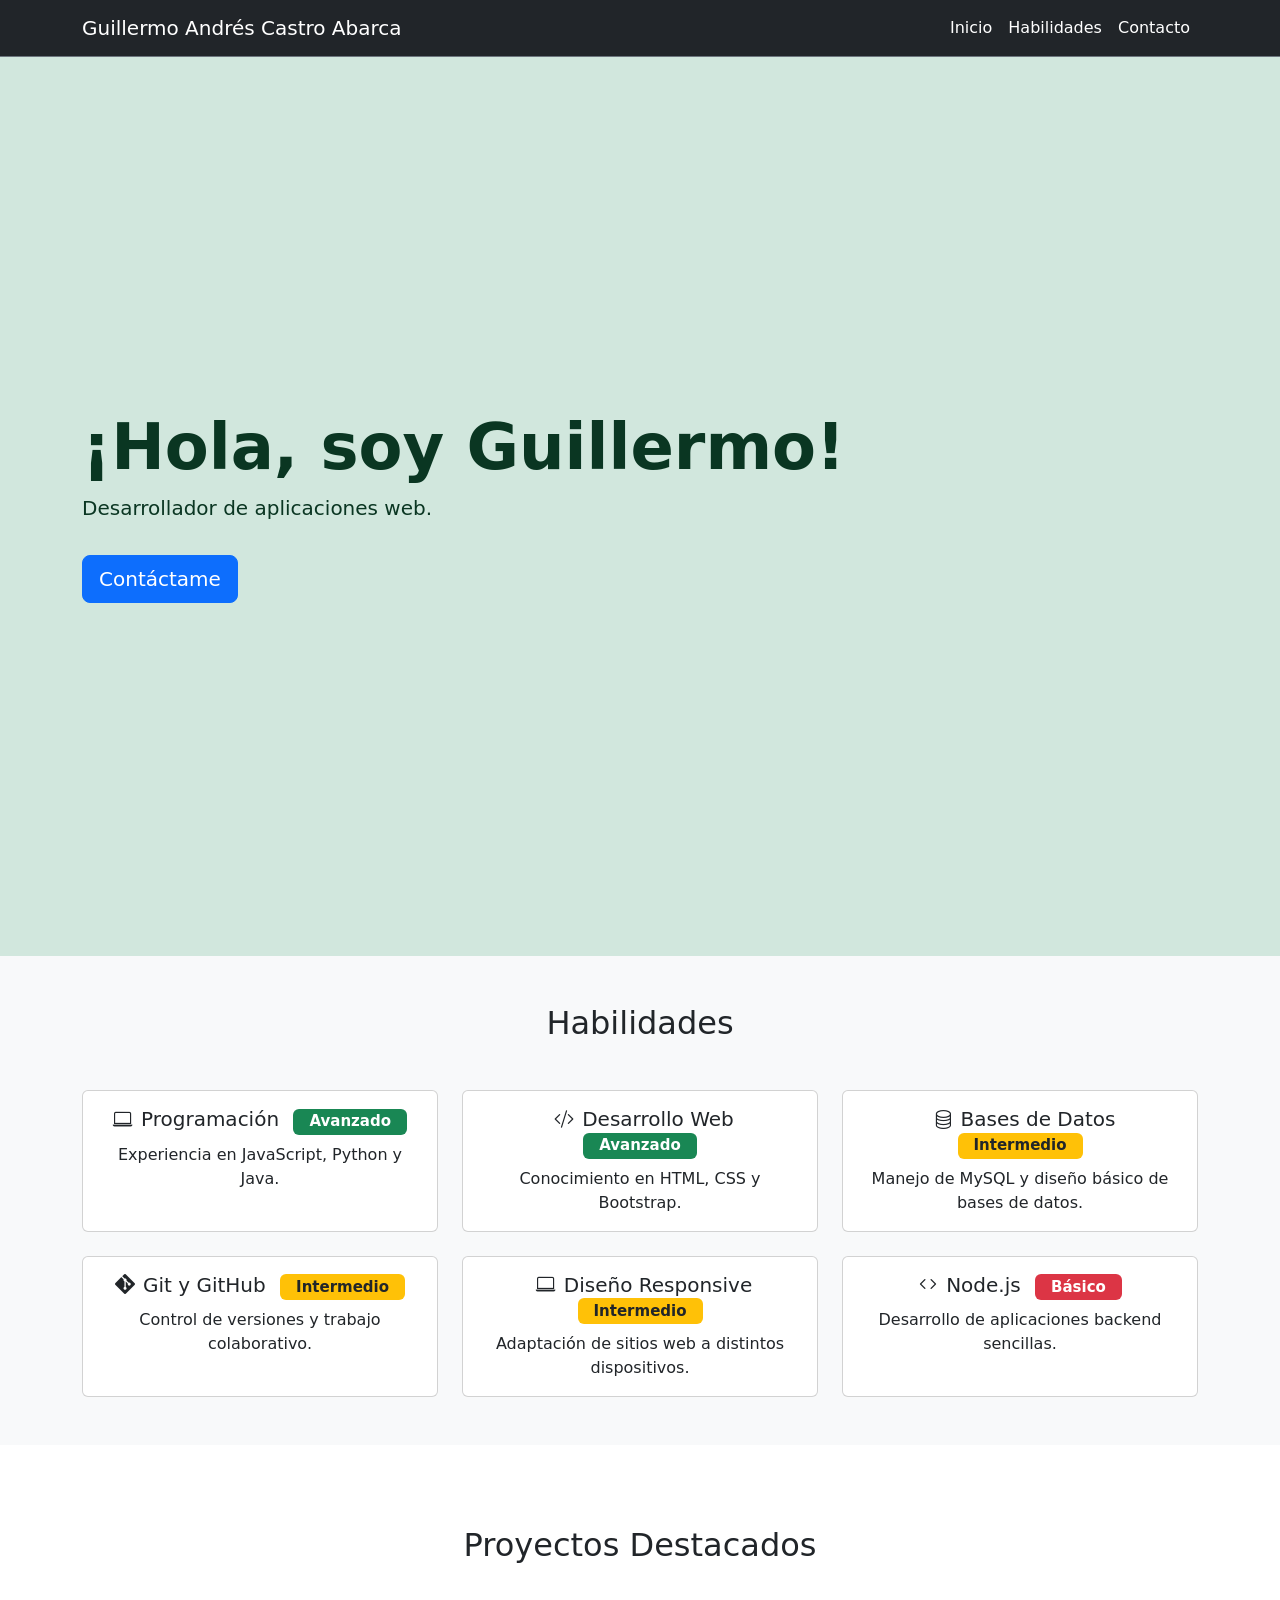
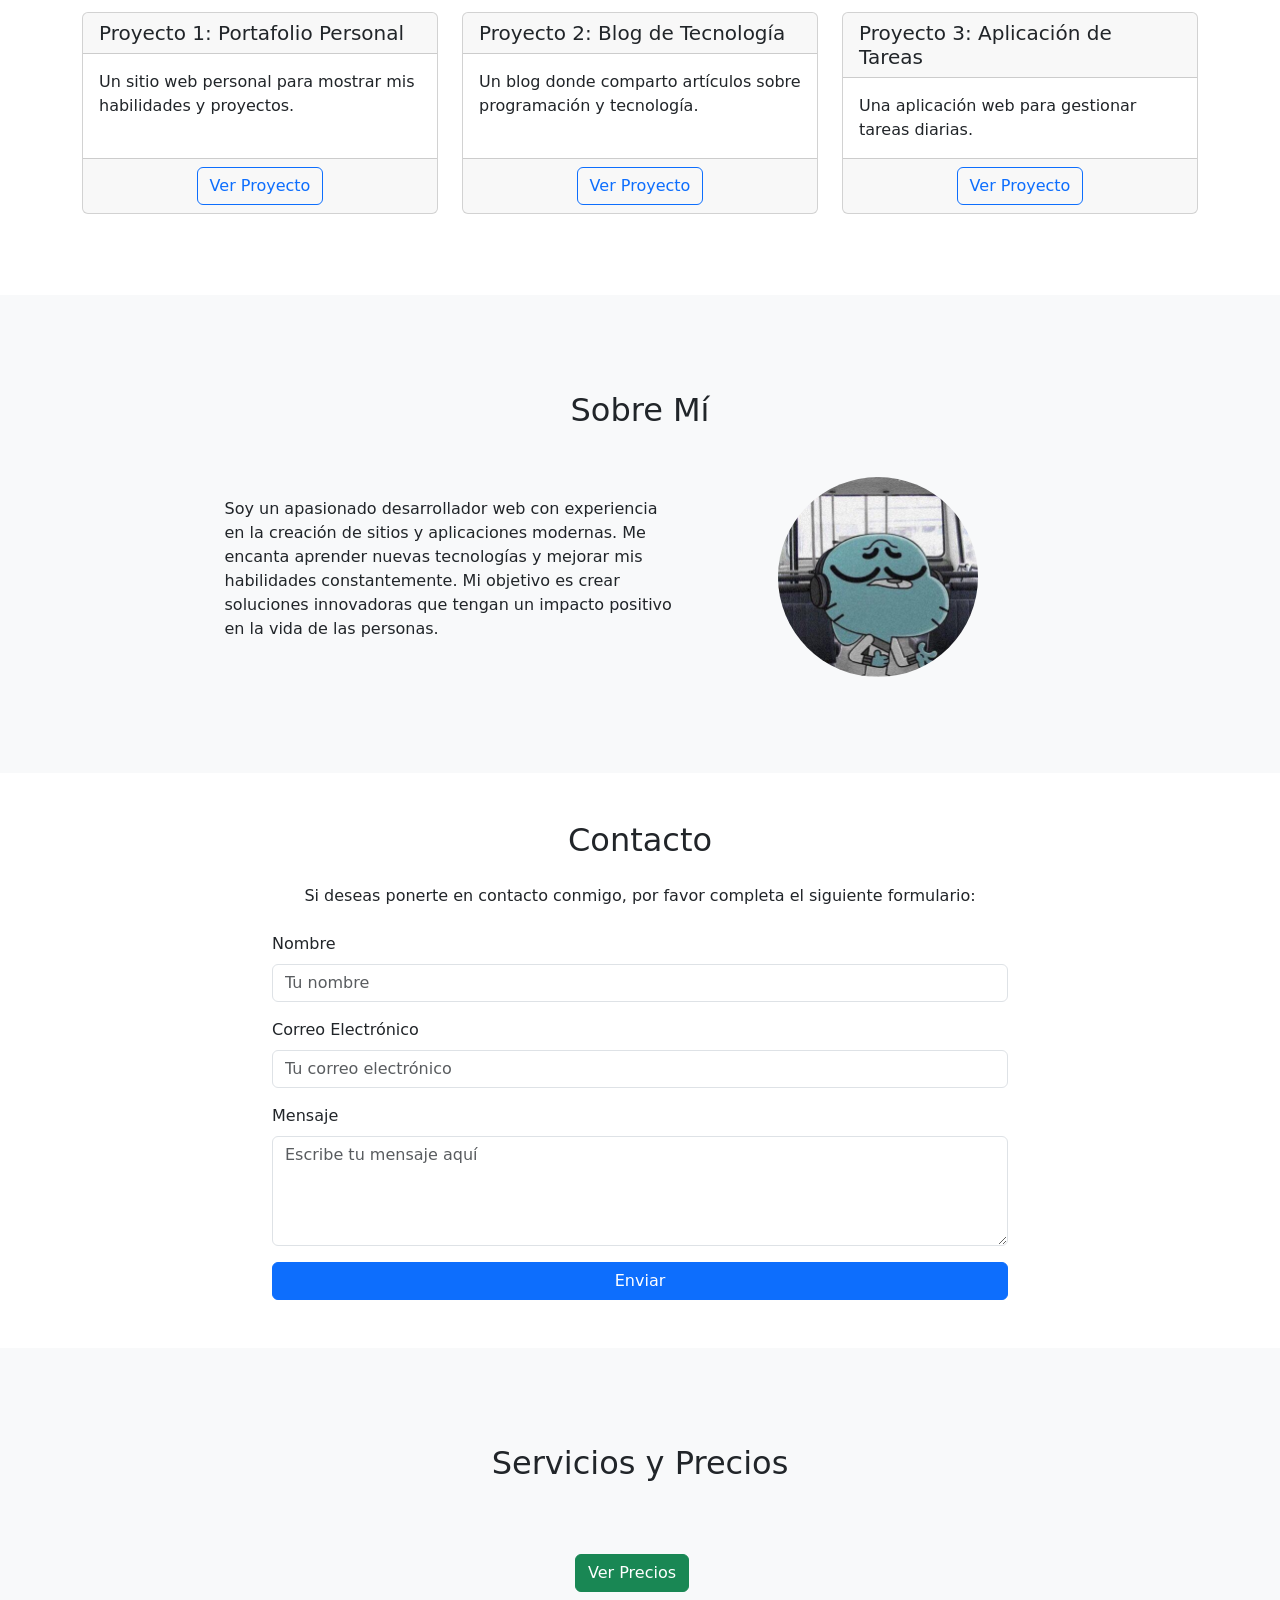
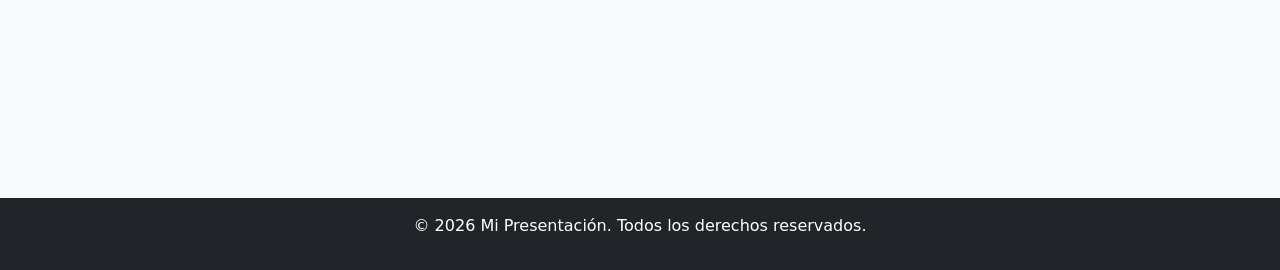
<file: Bootstrap/index.html>
<!DOCTYPE html>
<html lang="es">
<head>
    <meta charset="UTF-8">
    <meta name="viewport" content="width=device-width, initial-scale=1.0">
    <link href="https://cdn.jsdelivr.net/npm/bootstrap@5.3.3/dist/css/bootstrap.min.css" rel="stylesheet">
    <link rel="stylesheet" href="https://cdn.jsdelivr.net/npm/bootstrap-icons@1.11.3/font/bootstrap-icons.min.css">
    <link rel="stylesheet" href="styles.css">
    <title>Mi presentación</title>
</head>
<body>
    <nav class="navbar navbar-expand-lg navbar-dark bg-dark border-bottom border-secondary fixed-top">
    <div class="container">

        <!-- Brand -->
        <a class="navbar-brand" href="#">Guillermo Andrés Castro Abarca</a>

        <!-- Botón hamburguesa -->
        <button class="navbar-toggler" type="button"
                data-bs-toggle="collapse"
                data-bs-target="#navbarNav"
                aria-controls="navbarNav"
                aria-expanded="false"
                aria-label="Toggle navigation">
            <span class="navbar-toggler-icon"></span>
        </button>

        <!-- Menú colapsable -->
        <div class="collapse navbar-collapse" id="navbarNav">

            <ul class="navbar-nav ms-auto">

                <li class="nav-item">
                    <a class="nav-link text-white" href="#Inicio">Inicio</a>
                </li>

                <li class="nav-item">
                    <a class="nav-link text-white" href="#Habilidades">Habilidades</a>
                </li>

                <li class="nav-item">
                    <a class="nav-link text-white" href="#Contacto">Contacto</a>
                </li>

            </ul>

        </div>
    </div>
</nav>
    <section id="Inicio"
            class="bg-success-subtle text-success-emphasis min-vh-100 d-flex align-items-center">
        <div class="container text-start">
            <h1 class="display-3 fw-bold">¡Hola, soy Guillermo!</h1>
            <p class="lead">Desarrollador de aplicaciones web.</p>

            <button class="btn btn-primary btn-lg mt-3"
                    onclick="location.href='#Contacto'">
                Contáctame
            </button>
        </div>
    </section>
    <section id="Habilidades" class="py-5 bg-light d-flex align-items-center justify-content-center">        
    <div class="container">
            <h2 class="text-center mb-5">Habilidades</h2>

            <div class="row row-cols-1 row-cols-md-2 row-cols-lg-3 g-4">

                <div class="col">
                    <div class="card h-100 text-center">
                        <div class="card-body">
                            <h5 class="card-title">
                                <i class="bi bi-laptop mx-2"></i>Programación
                                <span class="badge bg-success mx-2 px-3">Avanzado</span>
                            </h5>
                            <p class="card-text">
                                Experiencia en JavaScript, Python y Java.
                            </p>
                        </div>
                    </div>
                </div>

                <div class="col">
                    <div class="card h-100 text-center">
                        <div class="card-body">
                            <h5 class="card-title">
                                <i class="bi bi-code-slash mx-2"></i>Desarrollo Web
                                <span class="badge bg-success mx-2 px-3">Avanzado</span>
                            </h5>
                            <p class="card-text">
                                Conocimiento en HTML, CSS y Bootstrap.
                            </p>
                        </div>
                    </div>
                </div>

                <div class="col">
                    <div class="card h-100 text-center">
                        <div class="card-body">
                            <h5 class="card-title">
                                <i class="bi bi-database mx-2"></i>Bases de Datos
                                <span class="badge bg-warning text-dark mx-2 px-3">Intermedio</span>
                            </h5>
                            <p class="card-text">
                                Manejo de MySQL y diseño básico de bases de datos.
                            </p>
                        </div>
                    </div>
                </div>

                <div class="col">
                    <div class="card h-100 text-center">
                        <div class="card-body">
                            <h5 class="card-title">
                                <i class="bi bi-git mx-2"></i>Git y GitHub
                                <span class="badge bg-warning text-dark mx-2 px-3">Intermedio</span>
                            </h5>
                            <p class="card-text">
                                Control de versiones y trabajo colaborativo.
                            </p>
                        </div>
                    </div>
                </div>

                <div class="col">
                    <div class="card h-100 text-center">
                        <div class="card-body">
                            <h5 class="card-title">
                                <i class="bi bi-laptop mx-2"></i>Diseño Responsive
                                <span class="badge bg-warning text-dark mx-2 px-3">Intermedio</span>
                            </h5>
                            <p class="card-text">
                                Adaptación de sitios web a distintos dispositivos.
                            </p>
                        </div>
                    </div>
                </div>

                <div class="col">
                    <div class="card h-100 text-center">
                        <div class="card-body">
                            <h5 class="card-title">
                                <i class="bi bi-code mx-2"></i>Node.js
                                <span class="badge bg-danger mx-2 px-3">Básico</span>
                            </h5>
                            <p class="card-text">
                                Desarrollo de aplicaciones backend sencillas.
                            </p>
                        </div>
                    </div>
                </div>

            </div>
        </div>
    </section>
<section id="Proyectos" class="py-5 d-flex align-items-center justify-content-center">
    <div class="container">
        <h2 class="text-center mb-5">Proyectos Destacados</h2>

        <div class="row row-cols-1 row-cols-md-2 row-cols-lg-3 g-4">

            <!-- Proyecto 1 -->
            <div class="col">
                <div class="card h-100">
                    <div class="card-header">
                        <h5 class="mb-0">Proyecto 1: Portafolio Personal</h5>
                    </div>
                    <div class="card-body">
                        <p class="card-text">
                            Un sitio web personal para mostrar mis habilidades y proyectos.
                        </p>
                    </div>
                    <div class="card-footer text-center">
                        <button class="btn btn-outline-primary">
                            Ver Proyecto
                        </button>
                    </div>
                </div>
            </div>

            <!-- Proyecto 2 -->
            <div class="col">
                <div class="card h-100">
                    <div class="card-header">
                        <h5 class="mb-0">Proyecto 2: Blog de Tecnología</h5>
                    </div>
                    <div class="card-body">
                        <p class="card-text">
                            Un blog donde comparto artículos sobre programación y tecnología.
                        </p>
                    </div>
                    <div class="card-footer text-center">
                        <button class="btn btn-outline-primary">
                            Ver Proyecto
                        </button>
                    </div>
                </div>
            </div>

            <!-- Proyecto 3 -->
            <div class="col">
                <div class="card h-100">
                    <div class="card-header">
                        <h5 class="mb-0">Proyecto 3: Aplicación de Tareas</h5>
                    </div>
                    <div class="card-body">
                        <p class="card-text">
                            Una aplicación web para gestionar tareas diarias.
                        </p>
                    </div>
                    <div class="card-footer text-center">
                        <button class="btn btn-outline-primary">
                            Ver Proyecto
                        </button>
                    </div>
                </div>
            </div>
        </div>
    </div>
</section>
<section id="sobre-mi" class="py-5 bg-light">
    <div class="container my-5">
        <h2 class="text-center mb-5">Sobre Mí</h2>

        <div class="row justify-content-center align-items-center">

            <div class="col-md-5">
                <p class="text-start">
                    Soy un apasionado desarrollador web con experiencia en la creación de sitios y aplicaciones modernas.
                    Me encanta aprender nuevas tecnologías y mejorar mis habilidades constantemente.
                    Mi objetivo es crear soluciones innovadoras que tengan un impacto positivo en la vida de las personas.
                </p>
            </div>

            <div class="col-md-4 text-center">
                <img src="perfil.jpg"
                     alt="Foto de Guillermo"
                     class="img-fluid rounded-circle"
                     style="max-width: 200px;">
            </div>

        </div>
    </div>
</section>
    <section id="Contacto" class= "py-5">
        <div class="container">
            <h2 class="text-center mb-4">Contacto</h2>
            <div class="row justify-content-center">
                <div class="col-md-8">
                    <p class="text-center mb-4">
                        Si deseas ponerte en contacto conmigo, por favor completa el siguiente formulario:
                    </p>
                </div>
                <div class="col-12 col-md-8">
                    <form>
                        <div class="mb-3">
                            <label for="name" class="form-label">Nombre</label>
                            <input type="text" class="form-control" id="name" placeholder="Tu nombre">
                        </div>
                        <div class="mb-3">
                            <label for="email" class="form-label">Correo Electrónico</label>
                            <input type="email" class="form-control" id="email" placeholder="Tu correo electrónico">
                        </div>
                        <div class="mb-3">
                            <label for="message" class="form-label">Mensaje</label>
                            <textarea class="form-control" id="message" rows="4" placeholder="Escribe tu mensaje aquí"></textarea>
                        </div>
                        <button type="submit" class="btn btn-primary w-100">Enviar</button>
                    </form>
                </div>
            </div>
        </div>
    </section>

    <section id="Precios" class="py-5 bg-light">
        <div class="container text-center py-5">
            <h2 class="mb-4">Servicios y Precios</h2>
            <button type="button" class="btn btn-success btn-main mt-5 me-3" data-bs-toggle="modal" data-bs-target="#preciosModal">
                Ver Precios
            </button>
        </div>
        <div class="modal fade" id="preciosModal" tabindex="-1" aria-labelledby="preciosModalLabel" aria-hidden="true">
            <div class="modal-dialog">
                <div class="modal-content">
                    <div class="modal-header">
                    <h1 class="modal-title fs-5" id="preciosModalLabel">Servicios y Precios</h1>
                    <button type="button" class="btn-close" data-bs-dismiss="modal" aria-label="Close"></button>
                    </div>
                    <div class="modal-body">
                    <p>
                    Puede consultar precios y servicios disponibles llamando al 680635214.<br><br>
                    <b>Horario de atención:</b> lunes a viernes, de 9:00 a 17:00.
                    </p>
                    </div>
                    <div class="modal-footer">
                    <button type="button" class="btn btn-danger" data-bs-dismiss="modal">Close</button>
                    </div>
                </div>
            </div>
        </div>
    </section>
    <footer class="bg-dark text-white text-center py-3">
        <p>&copy; 2026 Mi Presentación. Todos los derechos reservados.</p>
    </footer>
    <script src="https://cdn.jsdelivr.net/npm/bootstrap@5.3.3/dist/js/bootstrap.bundle.min.js"></script>
</body>
</html>
</file>
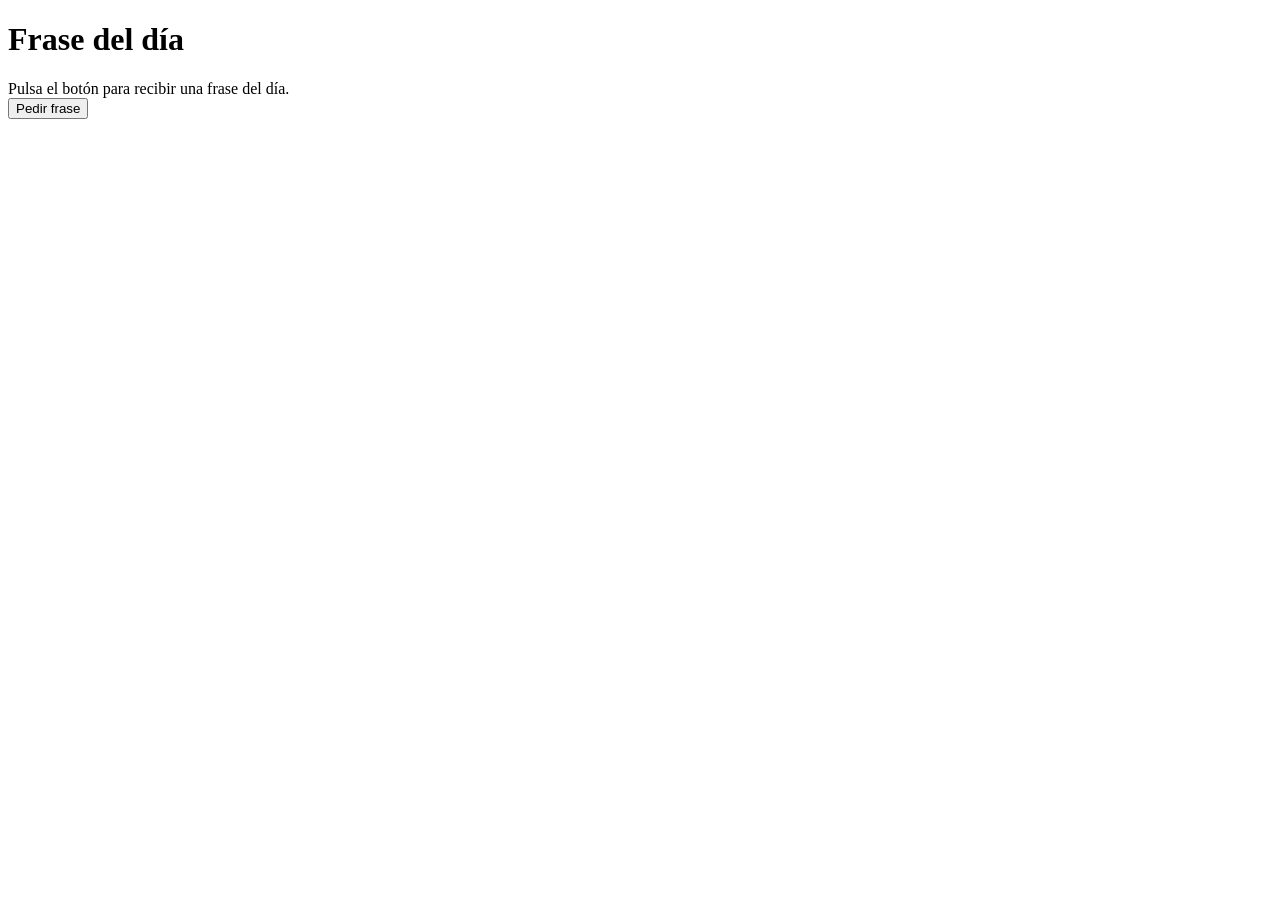
<file: fetchDOMPHP/Ejercicio1/index.html>
<!DOCTYPE html>
<html lang="en">
<head>
    <meta charset="UTF-8">
    <meta name="viewport" content="width=device-width, initial-scale=1.0">
    <title>Ejercicio 1</title>
</head>
<body>
    <main>
        <h1>Frase del día</h1>
        <div id="cajaFrase">
            Pulsa el botón para recibir una frase del día.
        </div>
        <button id="botonFrase">
            Pedir frase
        </button>
    </main>
    <script src="app.js"></script>
</body>
</html>
</file>
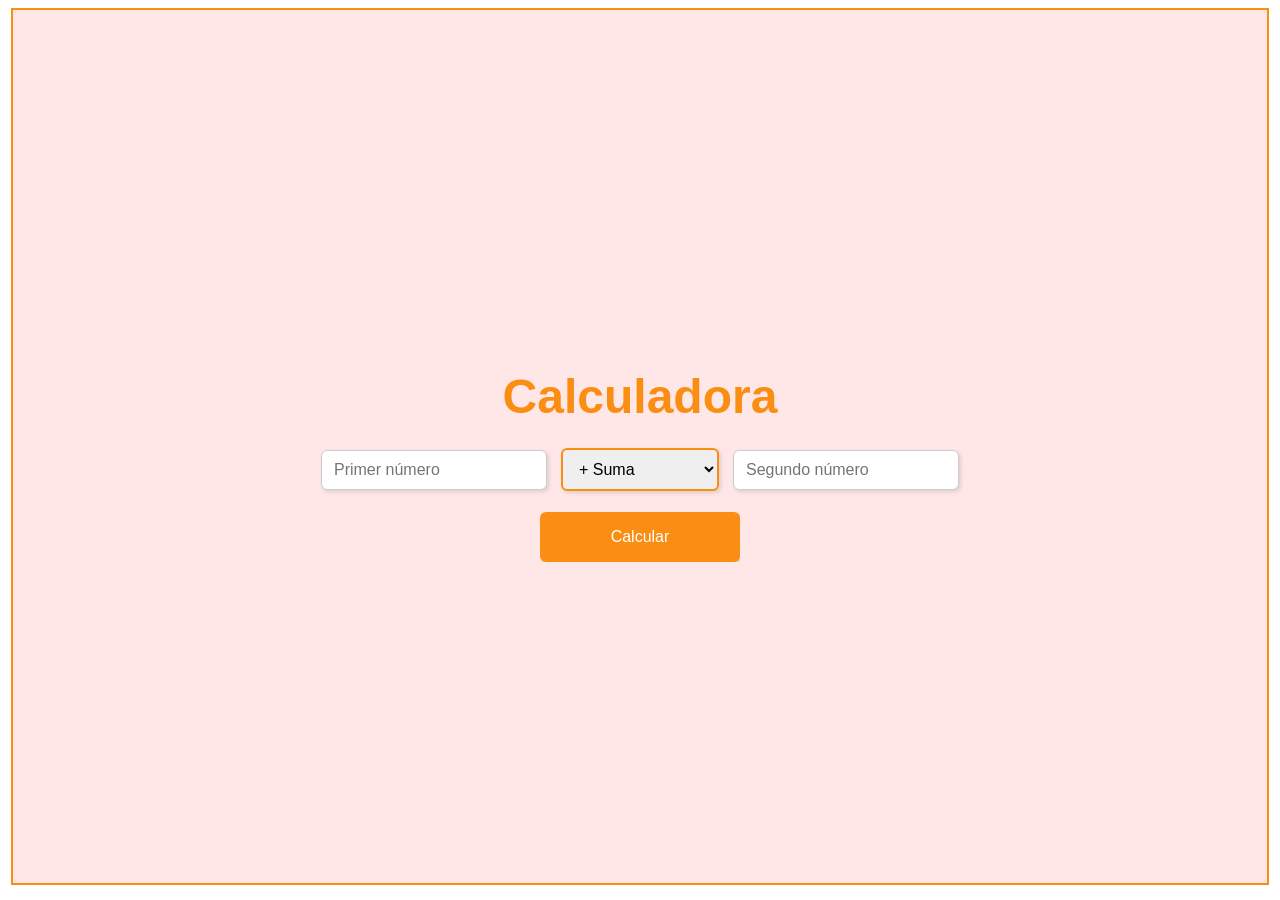
<file: fetchDOMPHP/Ejercicio2/index.html>
<!DOCTYPE html>
<html lang="es">

<head>
  <meta charset="UTF-8">
  <title>Calculadora fetch</title>
  <link rel="stylesheet" href="estilos.css">
</head>

<body>

  <main>

    <div class="fondo">
    <h1>Calculadora</h1>
    <form id="form-calcu">

      <input
        type="number"
        name="num1"
        id="num1"
        placeholder="Primer número"
        step="any"
        required
      >

      <select name="op" id="op">
        <option value="suma">+ Suma</option>
        <option value="resta">− Resta</option>
        <option value="multiplicacion">× Multiplicación</option>
        <option value="division">÷ División</option>
      </select>

      <input
        type="number"
        name="num2"
        id="num2"
        placeholder="Segundo número"
        step="any"
        required
      >

      <div class="cont">
        <button type="submit" id="boton-calcu">
          Calcular
        </button>
        <div class="brillo"></div>
      </div>

    </form>

    <!-- Zona de resultado -->
    <div id="zona-resultado" class="oculto">
      <div id="operacion"></div>
      <div id="resultado"></div>
    </div>

    <!-- Zona de error -->
    <div id="zona-error" class="oculto">
      <p id="mensaje-error"></p>
    </div>
    </div>

  </main>

  <script src="app.js"></script>

</body>
</html>
</file>
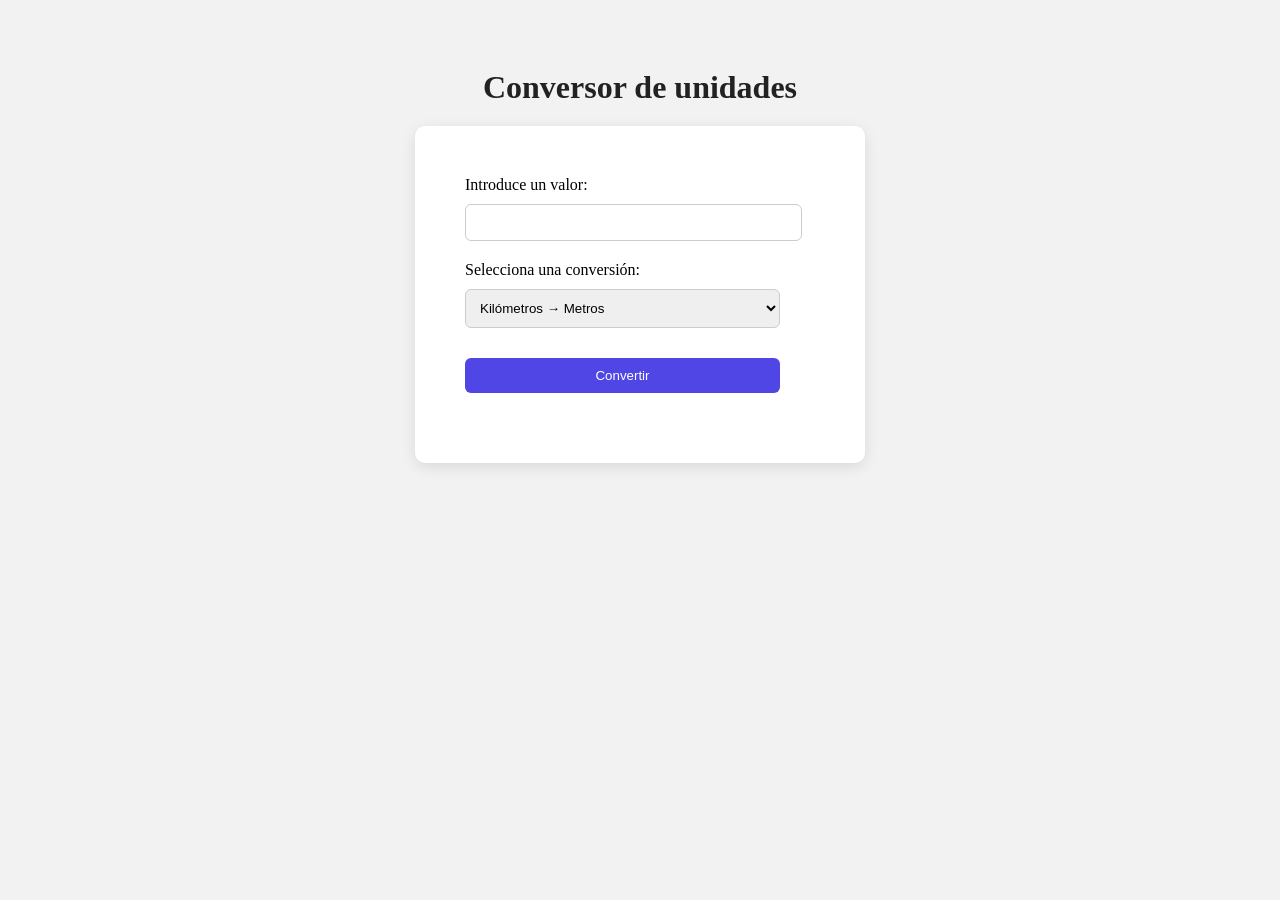
<file: Ejercicios formularios/conversorDeUnidades/conversor.html>
<!DOCTYPE html>
<html lang="es">
<head>
    <meta charset="UTF-8">
    <meta name="viewport" content="width=device-width, initial-scale=1.0">
    <title>Conversor de unidades</title>
    <link rel="stylesheet" href="estilos.css">
</head>
<body>

    <h1>Conversor de unidades</h1>

    <form id="formu" action="convertir.php" method="post">

        <label for="valor">Introduce un valor:</label>
        <input type="number" id="valor" name="valor" step="any" required>

        <label for="conversion">Selecciona una conversión:</label>
        <select name="conversion" id="conversion">

            <!-- Longitud -->
            <option value="km_m">Kilómetros → Metros</option>
            <option value="m_km">Metros → Kilómetros</option>

            <!-- Peso -->
            <option value="kg_g">Kilogramos → Gramos</option>
            <option value="g_kg">Gramos → Kilogramos</option>
            <option value="lb_kg">Libras → Kilogramos</option>
            <option value="kg_lb">Kilogramos → Libras</option>

            <!-- Temperatura -->
            <option value="c_f">Celsius → Fahrenheit</option>
            <option value="f_c">Fahrenheit → Celsius</option>

        </select>

        <input type="submit" value="Convertir">

    </form>

</body>
</html>
</file>
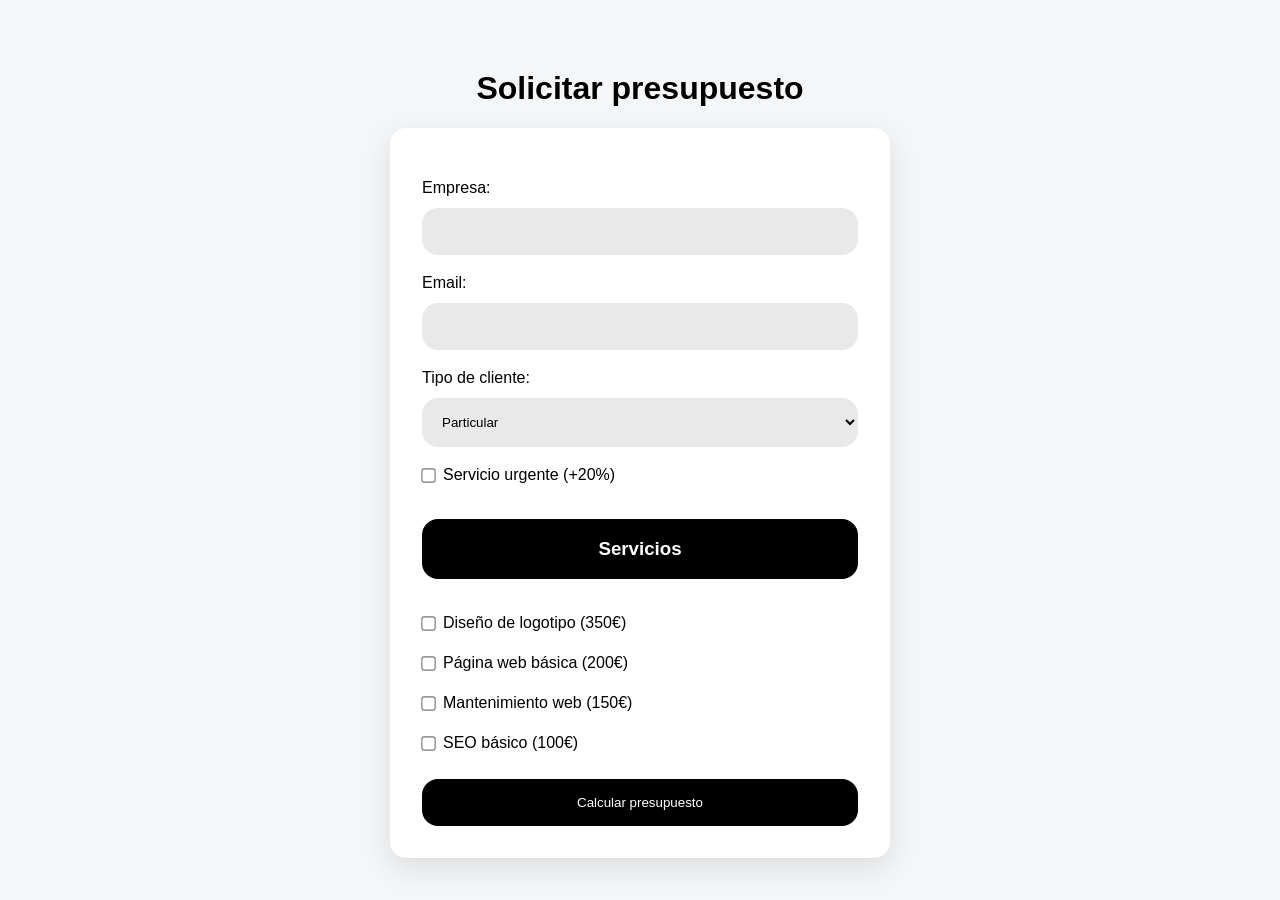
<file: Ejercicios formularios/generadorDePresupuestos/formulario.html>
<!DOCTYPE html>
<html lang="es">
<head>
  <meta charset="UTF-8">
  <title>Formulario presupuesto</title>
  <link rel="stylesheet" href="estilos.css">
</head>
<body>

<h1>Solicitar presupuesto</h1>

<form action="presupuesto.php" method="POST">

  <label for="empresa">Empresa:</label>
  <input type="text" id="empresa" name="empresa">

  <label for="email">Email:</label>
  <input type="email" id="email" name="email">

  <label for="tipo">Tipo de cliente:</label>
  <select id="tipo" name="tipo">
    <option value="particular">Particular</option>
    <option value="autonomo">Autónomo</option>
    <option value="empresa">Empresa</option>
  </select>

  <label>
    <input id="urgente" type="checkbox" name="urgente">
    Servicio urgente (+20%)
  </label>

  <h3>Servicios</h3>

  <label>
    <input type="checkbox" name="servicios[]" value="logo">
    Diseño de logotipo (350€)
  </label>

  <label>
    <input type="checkbox" name="servicios[]" value="web">
    Página web básica (200€)
  </label>

  <label>
    <input type="checkbox" name="servicios[]" value="mantenimiento">
    Mantenimiento web (150€)
  </label>

  <label>
    <input type="checkbox" name="servicios[]" value="seo">
    SEO básico (100€)
  </label>

  <button type="submit">Calcular presupuesto</button>
  <div id="errores"></div>  
</form>

</body>
</html>
</file>
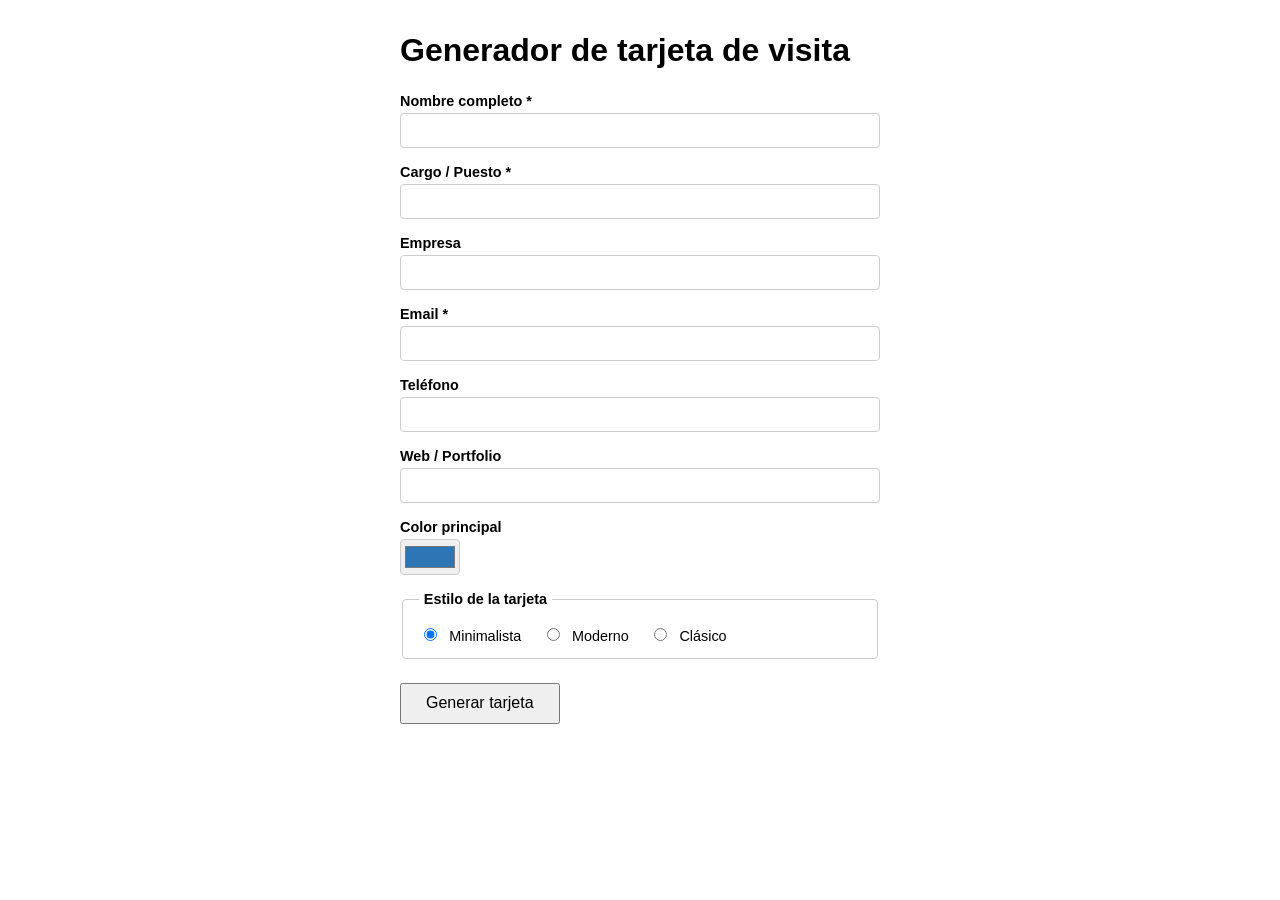
<file: Ejercicios formularios/tarjetaDeVisita/formulario.html>
<!DOCTYPE html>
<html lang="es">
<head>
  <meta charset="UTF-8">
  <meta name="viewport" content="width=device-width, initial-scale=1.0">
  <title>Generador de tarjeta de visita</title>
  <link rel="stylesheet" href="form-estilos.css">
</head>
<body>

  <h1>Generador de tarjeta de visita</h1>

  <form action="generar.php" method="POST">

    <label for="nombre">Nombre completo *</label>
    <input type="text" id="nombre" name="nombre" required>

    <label for="cargo">Cargo / Puesto *</label>
    <input type="text" id="cargo" name="cargo" required>

    <label for="empresa">Empresa</label>
    <input type="text" id="empresa" name="empresa">

    <label for="email">Email *</label>
    <input type="email" id="email" name="email" required>

    <label for="telefono">Teléfono</label>
    <input type="tel" id="telefono" name="telefono">

    <label for="web">Web / Portfolio</label>
    <input type="url" id="web" name="web">

    <label for="color">Color principal</label>
    <input type="color" id="color" name="color" value="#2E75B6">

    <fieldset>
      <legend>Estilo de la tarjeta</legend>

      <input type="radio" id="minimalista" name="estilo" value="minimalista" checked>
      <label for="minimalista">Minimalista</label>

      <input type="radio" id="moderno" name="estilo" value="moderno">
      <label for="moderno">Moderno</label>

      <input type="radio" id="clasico" name="estilo" value="clasico">
      <label for="clasico">Clásico</label>
    </fieldset>

    <button type="submit">Generar tarjeta</button>

  </form>

</body>
</html>
</file>
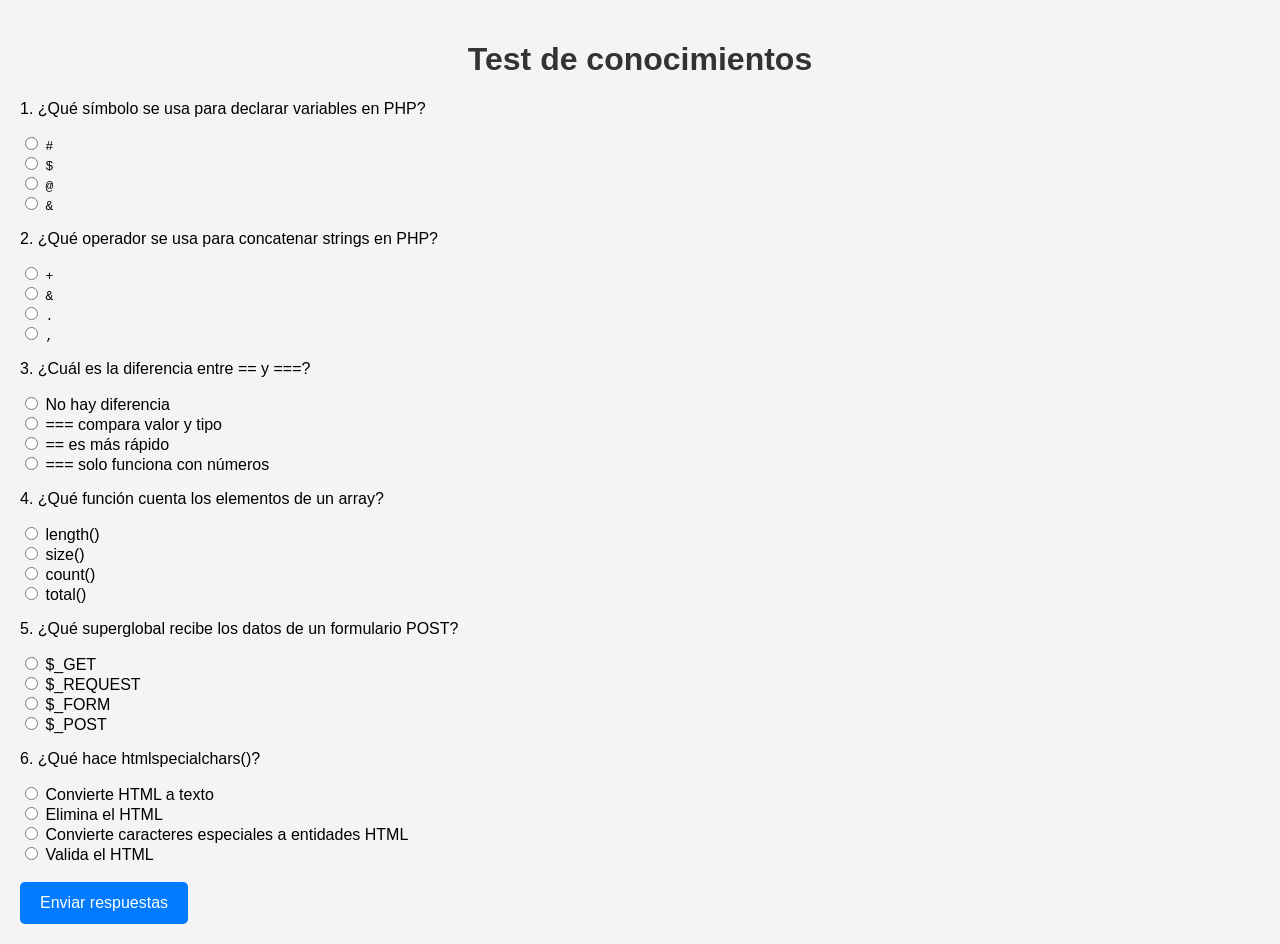
<file: Ejercicios formularios/TestDeConocimientos/test.html>
<!DOCTYPE html>
<html lang="es">
<head>
    <meta charset="UTF-8">
    <meta name="viewport" content="width=device-width, initial-scale=1.0">
    <title>Test de conocimientos</title>
    <link rel="stylesheet" href="estilos.css">
</head>
<body>

<h1>Test de conocimientos</h1>

<form action="corregir.php" method="post">

    <p>1. ¿Qué símbolo se usa para declarar variables en PHP?</p>
    <label><input type="radio" name="p1" value="a"> <code>#</code></label><br>
    <label><input type="radio" name="p1" value="b"> <code>$</code></label><br>
    <label><input type="radio" name="p1" value="c"> <code>@</code></label><br>
    <label><input type="radio" name="p1" value="d"> <code>&</code></label><br>

    <p>2. ¿Qué operador se usa para concatenar strings en PHP?</p>
    <label><input type="radio" name="p2" value="a"> <code>+</code></label><br>
    <label><input type="radio" name="p2" value="b"> <code>&</code></label><br>
    <label><input type="radio" name="p2" value="c"> <code>.</code></label><br>
    <label><input type="radio" name="p2" value="d"> <code>,</code></label><br>

    <p>3. ¿Cuál es la diferencia entre == y ===?</p>
    <label><input type="radio" name="p3" value="a"> No hay diferencia</label><br>
    <label><input type="radio" name="p3" value="b"> === compara valor y tipo</label><br>
    <label><input type="radio" name="p3" value="c"> == es más rápido</label><br>
    <label><input type="radio" name="p3" value="d"> === solo funciona con números</label><br>

    <p>4. ¿Qué función cuenta los elementos de un array?</p>
    <label><input type="radio" name="p4" value="a"> length()</label><br>
    <label><input type="radio" name="p4" value="b"> size()</label><br>
    <label><input type="radio" name="p4" value="c"> count()</label><br>
    <label><input type="radio" name="p4" value="d"> total()</label><br>

    <p>5. ¿Qué superglobal recibe los datos de un formulario POST?</p>
    <label><input type="radio" name="p5" value="a"> $_GET</label><br>
    <label><input type="radio" name="p5" value="b"> $_REQUEST</label><br>
    <label><input type="radio" name="p5" value="c"> $_FORM</label><br>
    <label><input type="radio" name="p5" value="d"> $_POST</label><br>

    <p>6. ¿Qué hace htmlspecialchars()?</p>
    <label><input type="radio" name="p6" value="a"> Convierte HTML a texto</label><br>
    <label><input type="radio" name="p6" value="b"> Elimina el HTML</label><br>
    <label><input type="radio" name="p6" value="c"> Convierte caracteres especiales a entidades HTML</label><br>
    <label><input type="radio" name="p6" value="d"> Valida el HTML</label><br>

    <br>
    <button type="submit">Enviar respuestas</button>

</form>

</body>
</html>
</file>
<file: Bootstrap/styles.css>
html {
    scroll-behavior: smooth;
}

body {
    padding-top: 56px;
}

section {
    scroll-margin-top: 50px;
    min-height: 50vh;
}
</file>
<file: fetchDOMPHP/Ejercicio2/estilos.css>
/* ================================
   Variables globales
================================ */
:root {
  --color-brand:      #fa8e13;
  --color-brand-hover: #e07d0e;
  --color-ok-bg:      #d4edda;
  --color-ok-border:  #28a745;
  --color-ok-text:    #155724;
  --color-err-bg:     #f8d7da;
  --color-err-border: #dc3545;
  --color-err-text:   #721c24;
  --shadow-sm:        2px 2px 4px rgba(0, 0, 0, 0.12);
  --radius:           6px;
}


/* ================================
   Fuente
================================ */
@import url('https://fonts.googleapis.com/css2?family=Oswald:wght@200..700&display=swap');

/* ================================
   Utilidades
================================ */
.oculto { display: none; }

/* ================================
   Título
================================ */
h1 {
  font-family: 'Oswald', sans-serif;
  color: var(--color-brand);
  font-size: 3rem;
  font-weight: 700;
  line-height: 1.1;
  text-align: center;
  margin: 40px 0 20px;
}

/* ================================
   Layout principal
================================ */
main {
  display: flex;
  flex-direction: column;
  align-items: center;
  gap: 1.5rem;
}

/* ================================
   Zona de resultado (ok)
================================ */
#zona-resultado.ok {
  background-color: var(--color-ok-bg);
  border: 2px solid var(--color-ok-border);
  border-radius: var(--radius);
  padding: 20px 24px;
  width: min(800px, 100%);   /* responsive sin media query */
  text-align: center;
  animation: fadeIn 0.3s ease;
  margin-top: 3rem;
}

/* ================================
   Zona de error
================================ */
#zona-error {
  background-color: var(--color-err-bg);
  border: 2px solid var(--color-err-border);
  border-radius: var(--radius);
  padding: 16px 20px;
  width: min(800px, 100%);
  color: var(--color-err-text);
  animation: fadeIn 0.3s ease;
  margin-top: 3rem;
}

/* ================================
   Valor del resultado
================================ */
#resultado {
  font-size: 2.5rem;
  font-weight: 700;
  color: var(--color-ok-text);
}

/* ================================
   Inputs y selects
================================ */
input,
select {
  padding: 10px 12px;
  font-size: 1rem;
  border: 1px solid #ccc;
  border-radius: var(--radius);
  box-shadow: var(--shadow-sm);
  margin: 5px;
  transition: border-color 0.2s ease, box-shadow 0.2s ease;
  outline: none;
}

input:focus,
select:focus {
  border-color: var(--color-brand);
  box-shadow: 0 0 0 3px rgba(250, 142, 19, 0.25);
}

select {
  border: 2.5px solid var(--color-brand);
}

/* ================================
   Botón
================================ */
button {
  padding: 10px 18px;
  font-size: 1rem;
  color: white;
  background-color: var(--color-brand);
  border: none;
  border-radius: var(--radius);
  box-shadow: var(--shadow-sm);
  cursor: pointer;
  transition: transform 0.15s ease,
              background-color 0.15s ease,
              box-shadow 0.15s ease;
  outline: none;
}

button:hover {
  transform: scale(1.04);
  box-shadow: 3px 3px 8px rgba(0, 0, 0, 0.18);
}

button:active {
  transform: scale(0.97);
}

button:focus-visible {
  box-shadow: 0 0 0 3px rgba(250, 142, 19, 0.4);
}

button:disabled {
  opacity: 0.5;
  cursor: not-allowed;
  transform: none;
}

.cont{
  width: 200px;
  height: 50px;

  margin: 1rem auto 0;

  position: relative;
  overflow: hidden;

  display: flex;
  justify-content: center;
  align-items: center;
}

.cont button{
  width: 100%;
  height: 100%;
  position: relative;
  z-index: 1;
}

.brillo{
  position: absolute;

  top: -20px;
  left: -60px;

  width: 40px;
  height: 120px;

  background: rgba(255,255,255,0.5);

  transform: skewX(-25deg);
  transition: transform .5s ease;

  z-index: 2;
  pointer-events: none;
}

.cont:hover .brillo{
  transform: skewX(-25deg) translateX(320px);
}

.fondo {
    border: 2px solid var(--color-brand);
    width: 98vw;
    height: 97vh;
    background-color: rgba(255, 0, 0, 0.096);
    align-items: center;
    display: flex;
    justify-content: center;
    flex-direction: column;

}
</file>
<file: Ejercicios formularios/conversorDeUnidades/estilos.css>
body {
    font-family:Georgia, 'Times New Roman', Times, serif;
    background-color: #f2f2f2;
    padding: 40px;

    display: flex;
    flex-direction: column;
    align-items: center;
}

h1 {
    color: #222;
    margin-bottom: 20px;
}

form {
    background-color: white;
    padding: 50px;
    width: 350px;
    border-radius: 10px;
    box-shadow: 0 4px 15px rgba(0,0,0,0.1);
}

.formu {
    display: flex;
    flex-direction: column;
    align-items: center;
}

input,
select {
    width: 90%;
    padding: 10px;
    margin-top: 10px;
    margin-bottom: 20px;

    border: 1px solid #ccc;
    border-radius: 6px;
}

input[type="submit"] {
    background-color: #4F46E5;
    color: white;
    border: none;
    cursor: pointer;

    transition: background-color 0.3s ease;
}

input[type="submit"]:hover {
    background-color: #4338CA;
}

a {
    text-decoration: none;
    color: #4F46E5;
}
</file>
<file: Ejercicios formularios/generadorDePresupuestos/estilos.css>
/* =========================
   RESET
========================= */

* {
  margin: 0;
  padding: 0;
  box-sizing: border-box;
}

/* =========================
   BODY GENERAL
========================= */

body {
  line-height: 1.5;
  margin: 2rem;
  display: flex;
  flex-direction: column;
  align-items: center;
  font-family: Arial, sans-serif;
  background: #f5f6f8;
}

/* =========================
   FORMULARIO
========================= */

form {
  width: 100%;
  max-width: 500px;
  background: #fff;
  padding: 2rem;
  border-radius: 1rem;
  box-shadow: 0 10px 30px rgba(0, 0, 0, 0.1);
}

h1, h3 {
  margin-bottom: 1rem;
  margin-top: 2rem;
}

label {
  display: flex;
  align-items: center;
  gap: 0.5rem;
  margin-top: 1rem;
}

input[type="text"],
input[type="email"],
select {
  width: 100%;
  padding: 1rem;
  margin-top: 0.5rem;
  border: none;
  border-radius: 1rem;
  background: #e9e9e9;
}

input[type="checkbox"] {
  transform: scale(1.1);
}

input:focus,
select:focus {
  outline: 2px solid #000;
}

button {
  margin-top: 1.5rem;
  padding: 1rem;
  width: 100%;
  border: none;
  border-radius: 1rem;
  background: #000;
  color: white;
  cursor: pointer;
  transition: 0.3s;
}

button:hover {
  opacity: 0.85;
}

/* =========================
   PRESUPUESTO (RESULTADO PHP)
========================= */

/* títulos */
h1 {
  text-align: center;
}

/* datos cliente */
p {
  background: #fff;
  padding: 0.8rem 1rem;
  border-radius: 0.8rem;
  margin: 0.5rem 0;
  width: 100%;
  max-width: 500px;
  box-shadow: 0 5px 15px rgba(0,0,0,0.05);
}

/* títulos secciones */
h2 {
  margin-top: 2rem;
  margin-bottom: 1rem;
  color: #222;
}

/* TABLA */
table {
  width: 100%;
  max-width: 500px;
  border-collapse: collapse;
  background: #fff;
  border-radius: 1rem;
  overflow: hidden;
  box-shadow: 0 10px 25px rgba(0,0,0,0.08);
}

/* encabezado */
th {
  background: #000;
  color: #fff;
  padding: 1rem;
  text-align: left;
}

/* celdas */
td {
  padding: 1rem;
  border-bottom: 1px solid #eee;
}

/* filas alternas */
tr:nth-child(even) td {
  background: #fafafa;
}

/* hover */
tr:hover td {
  background: #f0f0f0;
}

/* TOTAL */
h3 {
  background: #000;
  color: #fff;
  padding: 1rem;
  border-radius: 1rem;
  max-width: 500px;
  margin: 2rem auto;
  text-align: center;
}

a {
    background-color: #000;
    border-radius: 1rem;
    color: white;
    text-decoration: none;
    max-width: 500px;
    width: 20%;
    text-align: center;
    height: 100%;
    margin: 20px;
}
</file>
<file: Ejercicios formularios/tarjetaDeVisita/form-estilos.css>
body {
  font-family: Arial, sans-serif;
  max-width: 480px;
  margin: 2rem auto;
  padding: 0 1rem;
}

h1 {
  margin-bottom: 1.5rem;
}

label {
  display: block;
  margin-top: 1rem;
  margin-bottom: 0.25rem;
  font-weight: bold;
  font-size: 0.9rem;
}

input[type="text"],
input[type="email"],
input[type="tel"],
input[type="url"] {
  width: 100%;
  padding: 0.5rem;
  font-size: 0.95rem;
  border: 1px solid #ccc;
  border-radius: 4px;
  box-sizing: border-box;
}

input[type="color"] {
  width: 60px;
  height: 36px;
  padding: 2px;
  border: 1px solid #ccc;
  border-radius: 4px;
  cursor: pointer;
}

fieldset {
  margin-top: 1rem;
  border: 1px solid #ccc;
  border-radius: 4px;
  padding: 0.8rem 1rem;
}

fieldset legend {
  font-weight: bold;
  font-size: 0.9rem;
  padding: 0 0.3rem;
}

fieldset label {
  display: inline;
  font-weight: normal;
  margin: 0 1rem 0 0.3rem;
}

fieldset input[type="radio"] {
  margin-top: 0.5rem;
}

button[type="submit"] {
  display: block;
  margin-top: 1.5rem;
  padding: 0.6rem 1.5rem;
  font-size: 1rem;
  cursor: pointer;
}
</file>
<file: Ejercicios formularios/TestDeConocimientos/estilos.css>
body {
    font-family: Arial, sans-serif;
    background-color: #f4f4f4;
    margin: 0;
    padding: 20px;
}

.contenedor {
    max-width: 900px;
    margin: auto;
    background: white;
    padding: 25px;
    border-radius: 10px;
}

h1 {
    text-align: center;
    color: #333;
}

button {
    background: #007bff;
    color: white;
    border: none;
    padding: 12px 20px;
    cursor: pointer;
    border-radius: 5px;
    font-size: 16px;
}

button:hover {
    background: #0056b3;
}

.correcto {
    background-color: #d4edda;
    border: 1px solid #28a745;
    padding: 15px;
    margin-bottom: 15px;
    border-radius: 8px;
}

.incorrecto {
    background-color: #f8d7da;
    border: 1px solid #dc3545;
    padding: 15px;
    margin-bottom: 15px;
    border-radius: 8px;
}

.resultado {
    margin-top: 30px;
    padding: 20px;
    background: #e9ecef;
    border-radius: 8px;
    text-align: center;
}

.error {
    background: #f8d7da;
    padding: 20px;
    border-radius: 8px;
    text-align: center;
}

a {
    color: #007bff;
    text-decoration: none;
}
</file>
